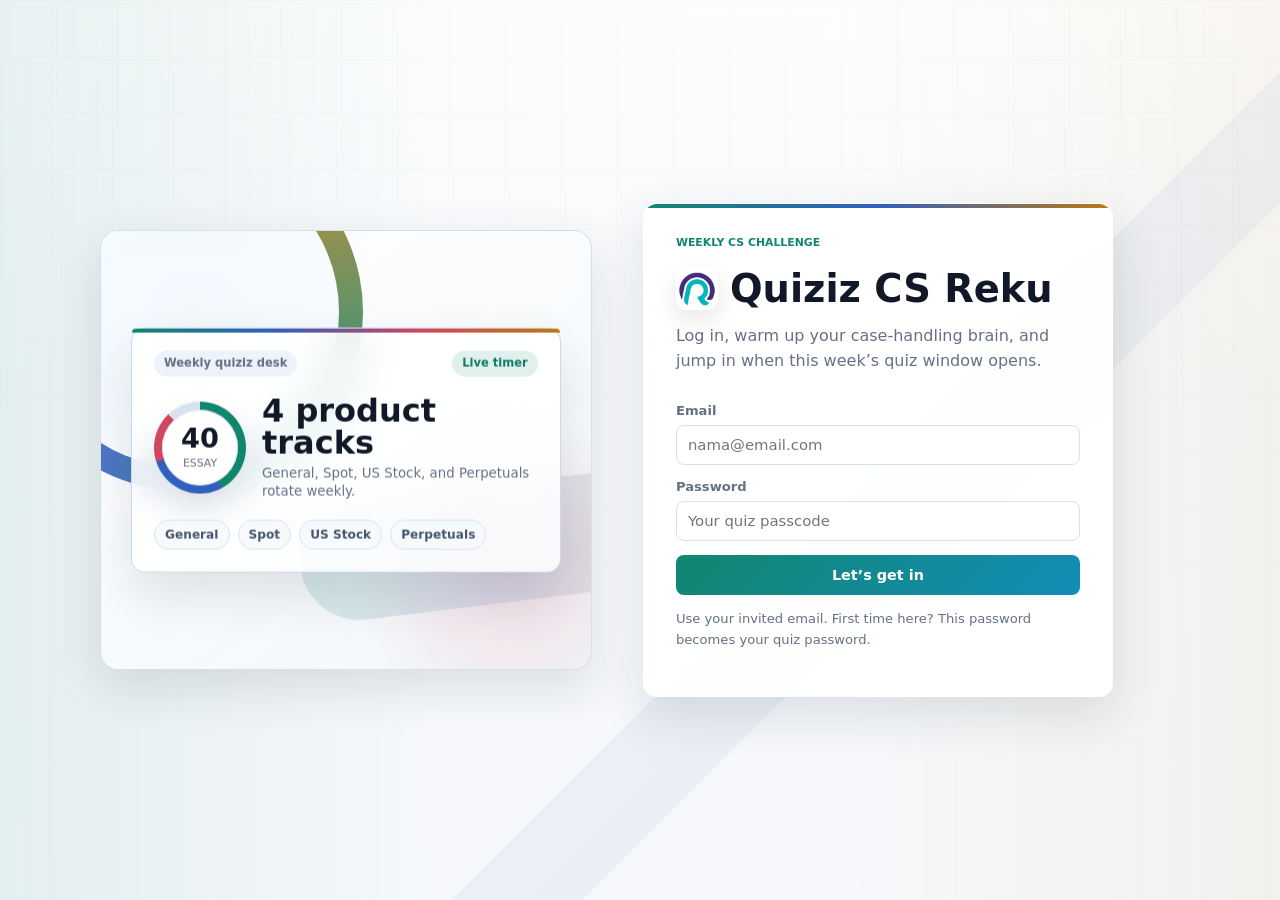
<file: index.html>
<!doctype html>
<html lang="en">
  <head>
    <meta charset="UTF-8" />
    <meta name="viewport" content="width=device-width, initial-scale=1.0" />
    <title>Quiziz CS Reku</title>
    <meta
      name="description"
      content="CS Reku essay quiz webapp with login, access window, timer, and owner-only settings."
    />
    <link rel="stylesheet" href="styles.css?v=76" />
    <style>
      .auth-visual {
        border: 1px solid rgba(209, 218, 230, 0.82) !important;
        background:
          radial-gradient(circle at 18% 18%, rgba(42, 166, 196, 0.18), transparent 32%),
          radial-gradient(circle at 84% 78%, rgba(207, 70, 96, 0.15), transparent 30%),
          linear-gradient(145deg, rgba(255, 255, 255, 0.98), rgba(241, 246, 250, 0.94)) !important;
      }

      .auth-visual::before {
        width: 310px !important;
        height: 310px !important;
        left: -96px !important;
        top: -98px !important;
        border: 24px solid transparent !important;
        border-radius: 999px !important;
        background:
          linear-gradient(#f7fbff, #f7fbff) padding-box,
          conic-gradient(from 120deg, #11866f, #315fbd, #cf4660, #bd7a12, #11866f) border-box !important;
        opacity: 0.86 !important;
        transform: none !important;
      }

      .auth-visual::after {
        width: 430px !important;
        height: 118px !important;
        right: -138px !important;
        bottom: 68px !important;
        border-radius: 999px !important;
        background: linear-gradient(90deg, rgba(17, 134, 111, 0.14), rgba(49, 95, 189, 0.12), rgba(189, 122, 18, 0.16)) !important;
        transform: rotate(-7deg) !important;
      }

      .hero-card.login-preview {
        top: 50% !important;
        bottom: auto !important;
        display: grid !important;
        gap: 18px !important;
        color: #111827 !important;
        background: rgba(255, 255, 255, 0.84) !important;
        border: 1px solid rgba(202, 213, 227, 0.9) !important;
        box-shadow: 0 22px 50px rgba(30, 43, 59, 0.12) !important;
        transform: translateY(-50%) !important;
      }

      .hero-card.login-preview::before {
        content: "" !important;
        position: absolute !important;
        inset: 0 0 auto !important;
        width: auto !important;
        height: 4px !important;
        padding: 0 !important;
        border-radius: 14px 14px 0 0 !important;
        background: linear-gradient(90deg, #11866f, #315fbd, #cf4660, #bd7a12) !important;
      }

      .preview-topline,
      .preview-focus,
      .preview-products {
        display: flex !important;
        align-items: center !important;
      }

      .preview-topline {
        justify-content: space-between !important;
        gap: 14px !important;
      }

      .preview-topline span,
      .preview-topline strong {
        width: fit-content !important;
        border-radius: 999px !important;
        padding: 7px 10px !important;
        font-size: 0.72rem !important;
        line-height: 1 !important;
        font-weight: 640 !important;
      }

      .preview-topline span {
        color: #667085 !important;
        background: #edf3f8 !important;
      }

      .preview-topline strong {
        color: #0e7d68 !important;
        background: rgba(17, 134, 111, 0.12) !important;
      }

      .brand-title {
        display: flex !important;
        align-items: center !important;
        gap: 12px !important;
      }

      .brand-logo {
        width: 42px !important;
        height: 42px !important;
        flex: 0 0 42px !important;
        border-radius: 12px !important;
        object-fit: cover !important;
        background: #fff !important;
        box-shadow: 0 10px 24px rgba(17, 24, 39, 0.1) !important;
      }

      .login-card h1,
      .topbar h1 {
        font-size: clamp(1.55rem, 3vw, 2.45rem) !important;
        font-weight: 620 !important;
        letter-spacing: 0 !important;
      }

      .preview-focus {
        gap: 16px !important;
      }

      .preview-focus > div:last-child {
        display: grid !important;
        gap: 6px !important;
      }

      .preview-focus > div:last-child strong {
        font-size: clamp(1.35rem, 2.8vw, 2rem) !important;
        font-weight: 620 !important;
        line-height: 1 !important;
      }

      .preview-focus small {
        color: #667085 !important;
        font-weight: 520 !important;
        line-height: 1.4 !important;
      }

      .preview-ring {
        flex: 0 0 92px !important;
        width: 92px !important;
        height: 92px !important;
        display: grid !important;
        place-items: center !important;
        align-content: center !important;
        border: 8px solid transparent !important;
        border-radius: 50% !important;
        background:
          linear-gradient(#fff, #fff) padding-box,
          conic-gradient(#11866f 0 42%, #315fbd 42% 70%, #cf4660 70% 88%, #d8e2ee 88% 100%) border-box !important;
      }

      .preview-ring span {
        display: block !important;
        color: #111827 !important;
        font-size: 1.7rem !important;
        line-height: 1 !important;
        font-weight: 620 !important;
      }

      .preview-ring small {
        display: block !important;
        margin-top: 3px !important;
        color: #667085 !important;
        font-size: 0.68rem !important;
        font-weight: 520 !important;
        text-transform: uppercase !important;
      }

      .login-card label span,
      .login-card button {
        font-weight: 620 !important;
      }

      .login-card .eyebrow {
        font-weight: 680 !important;
      }

      .preview-products {
        flex-wrap: wrap !important;
        gap: 8px !important;
      }

      .preview-products span {
        border: 1px solid #d8e2ee !important;
        border-radius: 999px !important;
        padding: 7px 10px !important;
        background: rgba(247, 250, 252, 0.92) !important;
        color: #46566d !important;
        font-size: 0.76rem !important;
        font-weight: 620 !important;
      }
    </style>
  </head>
  <body>
    <section class="auth-screen" id="authScreen">
      <div class="auth-visual" aria-hidden="true">
        <div class="hero-card login-preview">
          <div class="preview-topline">
            <span>Weekly quiziz desk</span>
            <strong>Live timer</strong>
          </div>
          <div class="preview-focus">
            <div class="preview-ring">
              <span>40</span>
              <small>essay</small>
            </div>
            <div>
              <strong>4 product tracks</strong>
              <small>General, Spot, US Stock, and Perpetuals rotate weekly.</small>
            </div>
          </div>
          <div class="preview-products">
            <span>General</span>
            <span>Spot</span>
            <span>US Stock</span>
            <span>Perpetuals</span>
          </div>
        </div>
      </div>
      <form class="login-card" id="loginForm">
        <p class="eyebrow">Weekly CS challenge</p>
        <h1 class="brand-title">
          <img class="brand-logo" src="assets/reku-logo.jpg" alt="" />
          <span>Quiziz CS Reku</span>
        </h1>
        <p class="login-copy">
          Log in, warm up your case-handling brain, and jump in when this week’s quiz window opens.
        </p>
        <label>
          <span>Email</span>
          <input id="emailInput" type="email" placeholder="nama@email.com" autocomplete="email" required />
        </label>
        <label>
          <span>Password</span>
          <input
            id="passwordInput"
            type="password"
            placeholder="Your quiz passcode"
            autocomplete="current-password"
            minlength="6"
            required
          />
        </label>
        <button type="submit">Let’s get in</button>
        <p class="helper-text">Use your invited email. First time here? This password becomes your quiz password.</p>
        <p class="error-text" id="loginError" role="alert"></p>
      </form>
    </section>

    <div class="app-shell" id="appShell" hidden>
      <aside class="app-sidebar" aria-label="Main navigation">
        <div class="sidebar-brand">
          <img class="sidebar-logo" src="assets/reku-logo.jpg" alt="" />
          <div>
            <strong>Quiziz CS Reku</strong>
            <span>CS learning desk</span>
          </div>
        </div>
        <div class="sidebar-user">
          <span id="userEmail">user@email.com</span>
          <small id="userRole">trainee</small>
        </div>
        <nav class="sidebar-nav">
          <span>Workspace</span>
          <button class="sidebar-link active" id="quizDeskButton" type="button">Quiziz Desk</button>
          <button class="sidebar-link owner-only" id="settingsButton" type="button" hidden>Settings</button>
          <div class="settings-submenu owner-only" id="settingsSubmenu" hidden>
            <button class="settings-subitem active" type="button" data-settings-panel="quizControlsPanel">Quiz controls</button>
            <button class="settings-subitem" type="button" data-settings-panel="responsesPanel">Responses</button>
            <button class="settings-subitem" type="button" data-settings-panel="answerHistoryPanel">History</button>
            <button class="settings-subitem" type="button" data-settings-panel="exportPanel">Google Form</button>
          </div>
          <button class="sidebar-link logout-link" id="logoutButton" type="button">Logout</button>
        </nav>
      </aside>

      <div class="app-content">
        <header class="topbar">
          <div>
            <p class="eyebrow">Live training desk</p>
            <h1>Weekly Quiziz Desk</h1>
          </div>
          <div class="top-actions">
            <div class="timer-chip countdown-tool" id="timerChip">
            <div class="countdown-head">
              <small id="timerLabel">clock</small>
              <span id="timerText" class="sr-only">--:--:--</span>
            </div>
            <div class="countdown-reels" aria-hidden="true">
              <div class="time-reel" data-unit="hours">
                <span class="reel-number" id="timerHours">--</span>
                <small>Hour</small>
              </div>
              <i>:</i>
              <div class="time-reel" data-unit="minutes">
                <span class="reel-number" id="timerMinutes">--</span>
                <small>Min</small>
              </div>
              <i>:</i>
              <div class="time-reel" data-unit="seconds">
                <span class="reel-number" id="timerSeconds">--</span>
                <small>Sec</small>
              </div>
            </div>
            <div class="countdown-track" aria-hidden="true">
              <i id="timerProgress"></i>
            </div>
          </div>
        </div>
      </header>

      <main id="quizPage">
        <section class="access-banner" id="accessBanner">
          <div>
            <span id="accessStatus">Getting things ready</span>
            <strong id="accessTitle">Checking this week’s quiz window</strong>
            <p id="accessCopy"></p>
          </div>
          <button id="ownerPreviewButton" class="secondary" type="button" hidden>Owner preview</button>
        </section>

        <section class="summary-grid" id="summaryGrid" aria-label="Quiz summary">
          <article>
            <span id="productSummaryLabel">Products</span>
            <strong id="productSummaryValue">4</strong>
            <small id="productSummaryCopy">General, Spot, US Stock, Perpetuals</small>
          </article>
          <article>
            <span>Total Questions</span>
            <strong id="totalQuestions">40</strong>
            <small>Real CS-style cases</small>
          </article>
          <article>
            <span>Total Points</span>
            <strong id="totalPoints">400</strong>
            <small>10 points each</small>
          </article>
          <article>
            <span>Progress</span>
            <strong><span id="answeredCount">0</span>/<span id="questionCount">40</span></strong>
            <small>Your draft keeps saving</small>
          </article>
        </section>

        <section class="product-launcher" id="productLauncher" hidden aria-label="Weekly quiz products">
          <div class="section-heading">
            <div>
              <p class="eyebrow">Product quiz</p>
              <h2>Start this week’s products</h2>
            </div>
            <span id="productLauncherHint">Choose a product to start its timer.</span>
          </div>
          <div class="trainee-identity-card">
            <label>
              <span>Nama</span>
              <select id="traineeNameSelect"></select>
            </label>
            <label>
              <span>Posisi</span>
              <select id="traineePositionSelect"></select>
            </label>
          </div>
          <div class="product-launcher-grid" id="productLauncherGrid"></div>
        </section>

        <section class="workspace" id="quizWorkspace">
          <aside class="question-panel" aria-label="Question list">
            <div class="panel-tools">
              <label class="search-box">
                <span>Search questions</span>
                <input id="searchInput" type="search" placeholder="deposit, fraud, margin..." />
              </label>
              <label class="filter-box">
                <span>Product</span>
                <select id="productFilter">
                  <option value="all">All products</option>
                </select>
              </label>
            </div>
            <div class="product-tabs" id="productTabs" aria-label="Product quick filters"></div>
            <div class="question-list" id="questionList"></div>
          </aside>

          <section class="quiz-panel" aria-live="polite">
            <div class="quiz-header">
              <div>
                <p class="eyebrow" id="activeProduct">General</p>
                <h2 id="activeTitle">Question 1</h2>
              </div>
              <span class="points-badge" id="activePoints">10 points</span>
            </div>

            <div class="case-ribbon">
              <span id="caseType">Essay</span>
              <div class="mini-bars" aria-hidden="true">
                <i></i><i></i><i></i><i></i>
              </div>
            </div>

            <p class="question-text" id="questionText"></p>

            <label class="answer-input">
              <span>Your response</span>
              <textarea id="userAnswer" placeholder="Write it like you would explain it to a real user..."></textarea>
            </label>

            <section class="owner-editor" id="ownerEditor" hidden>
              <div class="section-heading">
                <h3>Owner question studio</h3>
                <span>Tune the wording before the team sees it</span>
              </div>
              <label>
                <span>Question text</span>
                <textarea id="editQuestionText" placeholder="Edit the Indonesian question text..."></textarea>
              </label>
              <button id="saveQuestionEdit" class="secondary" type="button">Save this question</button>
            </section>

            <div class="action-row">
              <button id="saveAnswer" type="button">Save draft</button>
              <button id="nextQuestion" class="ghost" type="button">Next case</button>
              <button id="submitQuiz" class="danger" type="button">Lock my answers</button>
            </div>
          </section>
        </section>

        <section class="trainee-form" id="traineeForm" hidden aria-label="Trainee quiz form">
          <div class="form-hero">
            <div>
              <p class="eyebrow" id="traineeProductName">General</p>
              <h2>Answer this week’s cases</h2>
              <p>
                Write your answers clearly, like you’re explaining the case to a real Reku user.
                Your draft saves while you type, and the form submits automatically when time runs out.
              </p>
            </div>
            <span class="points-badge" id="traineeQuestionTotal">10 questions</span>
          </div>
          <div class="trainee-form-list" id="traineeQuestionForm"></div>
          <div class="sticky-submit">
            <div>
              <strong><span id="traineeAnsweredCount">0</span>/<span id="traineeQuestionCount">10</span> answered</strong>
              <span>Keep it thoughtful. Short is fine, vague is not.</span>
            </div>
            <div class="export-actions">
              <button id="traineeSaveDraft" class="secondary" type="button">Save draft</button>
              <button id="traineeSubmitQuiz" class="danger" type="button">Submit quiz</button>
            </div>
          </div>
        </section>
      </main>

    <section class="time-alert-modal" id="timeAlertModal" hidden aria-live="assertive" aria-modal="true" role="dialog">
      <div class="time-alert-card">
        <div class="time-alert-icon" aria-hidden="true">!</div>
        <p class="eyebrow">Time warning</p>
        <h2>5 minutes left</h2>
        <p>
          Quiziz is paused at 5:00. When you click keep working, the timer will continue
          and your answers will be submitted automatically when time runs out.
        </p>
        <button id="keepWorkingButton" type="button">Keep working</button>
      </div>
    </section>

      <section class="settings-page" id="settingsPage" hidden aria-label="Owner settings">
      <div class="settings-card">
        <div class="drawer-head">
          <div>
            <p class="eyebrow">Owner cockpit</p>
            <h2>Quiz controls</h2>
          </div>
          <button class="secondary compact" id="closeSettings" type="button">Back to quiz</button>
        </div>

        <section class="sync-health-card" aria-label="Supabase sync status">
          <div class="sync-health-main">
            <span class="sync-dot" id="syncHealthDot"></span>
            <div>
              <p class="eyebrow">Database sync</p>
              <h3 id="syncHealthTitle">Checking Supabase...</h3>
              <p id="syncHealthDetail">Questions, rules, roster, and responses will sync here.</p>
            </div>
          </div>
          <div class="sync-health-stats">
            <span><strong id="syncHealthTrainees">-</strong> trainees</span>
            <span><strong id="syncHealthQuestions">-</strong> questions</span>
            <span><strong id="syncHealthSubmissions">-</strong> responses</span>
          </div>
        </section>

        <form id="settingsForm" class="settings-form settings-panel" data-settings-section="quizControlsPanel">
          <div class="form-grid">
            <label>
              <span>Open day</span>
              <select id="openDay">
                <option value="5">Friday</option>
                <option value="6">Saturday</option>
                <option value="0">Sunday</option>
                <option value="1">Monday</option>
                <option value="2">Tuesday</option>
                <option value="3">Wednesday</option>
                <option value="4">Thursday</option>
              </select>
            </label>
            <label>
              <span>Open time</span>
              <input id="openTime" type="time" />
            </label>
            <label>
              <span>Close day</span>
              <select id="closeDay">
                <option value="0">Sunday</option>
                <option value="1">Monday</option>
                <option value="2">Tuesday</option>
                <option value="3">Wednesday</option>
                <option value="4">Thursday</option>
                <option value="5">Friday</option>
                <option value="6">Saturday</option>
              </select>
            </label>
            <label>
              <span>Close time</span>
              <input id="closeTime" type="time" />
            </label>
            <label>
              <span>Working duration</span>
              <input id="durationMinutes" type="number" min="10" max="480" step="5" />
            </label>
            <fieldset class="form-fieldset">
              <legend>Products open this week</legend>
              <div id="activeProductSetting" class="product-check-grid">
                <label><input type="checkbox" value="General" checked /> <span>General</span></label>
                <label><input type="checkbox" value="Kripto Spot" checked /> <span>Kripto Spot</span></label>
                <label><input type="checkbox" value="US Stock" checked /> <span>US Stock</span></label>
                <label><input type="checkbox" value="Perpetuals" checked /> <span>Perpetuals</span></label>
              </div>
              <small>Trainees can open every selected product during this quiz window.</small>
            </fieldset>
            <label class="form-wide access-list-card">
              <span>Access list</span>
              <strong>Trainee roster</strong>
              <small>Use: Name | email@reku.id | Position. Email-only lines still work.</small>
              <textarea
                id="expectedEmails"
                placeholder="Frans William Tobing | frans.william@reku.id | Customer Success Associate&#10;Squad Lead Name | lead@reku.id | Customer Success Squad Lead / QC"
              ></textarea>
            </label>
            <div class="form-wide access-list-card password-reset-card">
              <span>Password reset</span>
              <strong>Reset trainee password</strong>
              <small>
                Only the selected trainee can set a new quiz password on next login. Answers,
                history, questions, and settings stay untouched.
              </small>
              <div class="inline-controls">
                <select id="resetPasswordEmail" aria-label="Trainee email"></select>
                <button id="resetTraineePassword" class="secondary" type="button">
                  Reset password
                </button>
              </div>
              <p class="helper-text" id="resetPasswordStatus">
                Pick a trainee if they forgot their local quiz password.
              </p>
            </div>
          </div>
          <button type="submit">Save the rules</button>
          <p class="helper-text" id="settingsSavedText">
            Default run: Friday 13:00 to Sunday 23:59, 90 minutes. When the clock hits zero,
            whatever is saved gets submitted automatically.
          </p>
        </form>

        <section class="owner-dashboard settings-panel" data-settings-section="responsesPanel" hidden aria-label="Owner dashboard">
          <div class="section-heading">
            <h3>Team snapshot</h3>
            <span>Submissions, timing, and review</span>
          </div>
          <div class="responses-filter-grid" aria-label="Response filters">
            <label>
              <span>Month</span>
              <select id="responsesMonth"></select>
            </label>
            <label>
              <span>Year</span>
              <select id="responsesYear"></select>
            </label>
            <label>
              <span>Product</span>
              <select id="responsesProduct">
                <option value="General">General</option>
                <option value="Kripto Spot">Kripto Spot</option>
                <option value="US Stock">US Stock</option>
                <option value="Perpetuals">Perpetuals</option>
              </select>
            </label>
          </div>
          <div class="owner-metrics">
            <article>
              <span>Submitted</span>
              <strong id="metricSubmitted">0</strong>
            </article>
            <article>
              <span>Pending</span>
              <strong id="metricPending">0</strong>
            </article>
            <article>
              <span>Avg time</span>
              <strong id="metricAverageDuration">00:00:00</strong>
            </article>
            <article>
              <span>Auto-submit</span>
              <strong id="metricAutoSubmit">0</strong>
            </article>
          </div>
          <div class="submission-table-wrap">
            <table class="submission-table">
              <thead>
                <tr>
                  <th>Email</th>
                  <th>Product</th>
                  <th>Status</th>
                  <th>Duration</th>
                  <th>Answered</th>
                  <th></th>
                </tr>
              </thead>
              <tbody id="submissionTableBody"></tbody>
            </table>
          </div>
          <section class="response-viewer" id="responseViewer" hidden>
            <div class="section-heading">
              <h3 id="responseViewerTitle">Response detail</h3>
              <span id="responseViewerMeta">Pick a response to review</span>
            </div>
            <div class="response-list" id="responseDetailList"></div>
          </section>
        </section>

        <section class="history-panel settings-panel" data-settings-section="answerHistoryPanel" hidden aria-label="Answer history">
          <div class="section-heading">
            <div>
              <p class="eyebrow">Answer archive</p>
              <h3>Response history</h3>
            </div>
            <span>Review submitted answers by month and product</span>
          </div>
          <div class="history-filter-grid">
            <label>
              <span>Month</span>
              <input id="historyMonth" type="month" />
            </label>
            <label>
              <span>Product</span>
              <select id="historyProduct">
                <option value="all">All products</option>
                <option value="General">General</option>
                <option value="Kripto Spot">Kripto Spot</option>
                <option value="US Stock">US Stock</option>
                <option value="Perpetuals">Perpetuals</option>
              </select>
            </label>
          </div>
          <div class="answer-history-list" id="answerHistoryList"></div>
        </section>

        <section class="export-panel settings-panel" data-settings-section="exportPanel" hidden aria-label="Google Forms export">
          <div>
            <p class="eyebrow">Google Forms bridge</p>
            <h3>Export directly to Google Form</h3>
            <p class="helper-text">
              Create or update one Google Form per month and product. Set the connector once,
              then this button sends questions, answers, scores, and feedback straight there.
            </p>
          </div>
          <div class="google-form-grid">
            <label>
              <span>Month</span>
              <input id="exportMonth" type="month" />
            </label>
            <label>
              <span>Product</span>
              <select id="exportProduct">
                <option value="General">General</option>
                <option value="Kripto Spot">Kripto Spot</option>
                <option value="US Stock">US Stock</option>
                <option value="Perpetuals">Perpetuals</option>
              </select>
            </label>
            <label>
              <span>Google Form connector URL</span>
              <input
                id="googleConnectorUrl"
                type="url"
                placeholder="https://script.google.com/macros/s/.../exec"
              />
            </label>
            <div class="connector-note">
              <span>One-time setup</span>
              <strong>Paste the deployed Web App URL, not the script code.</strong>
            </div>
            <input id="googleFormEnabled" type="hidden" value="on" />
          </div>
          <div class="export-actions">
            <button id="exportMonthlyForm" type="button">Create Google Form now</button>
            <button id="saveGoogleFormConfig" class="secondary" type="button">Save connector</button>
            <button id="downloadConnectorGuide" class="secondary" type="button">Open connector script</button>
          </div>
          <p class="helper-text" id="googleFormStatus">
            Paste the connector URL first. After that this button creates or updates the Google Form.
          </p>

          <div class="export-divider"></div>
          <div class="section-heading">
            <h3>Quiz history</h3>
            <span>Saved after each monthly export</span>
          </div>
          <div class="history-list" id="exportHistoryList"></div>

          <div class="export-divider"></div>
          <h3>Optional backup downloads</h3>
          <div class="export-actions">
            <button id="exportResponses" type="button">Backup responses CSV</button>
            <button id="exportQuestions" class="secondary" type="button">Export question template</button>
          </div>
          <p class="helper-text" id="exportStatus">No export yet.</p>
        </section>
      </div>
      </section>
      </div>
    </div>

    <script src="quiz-data.js?v=77"></script>
    <script src="app.js?v=77"></script>
  </body>
</html>
</file>
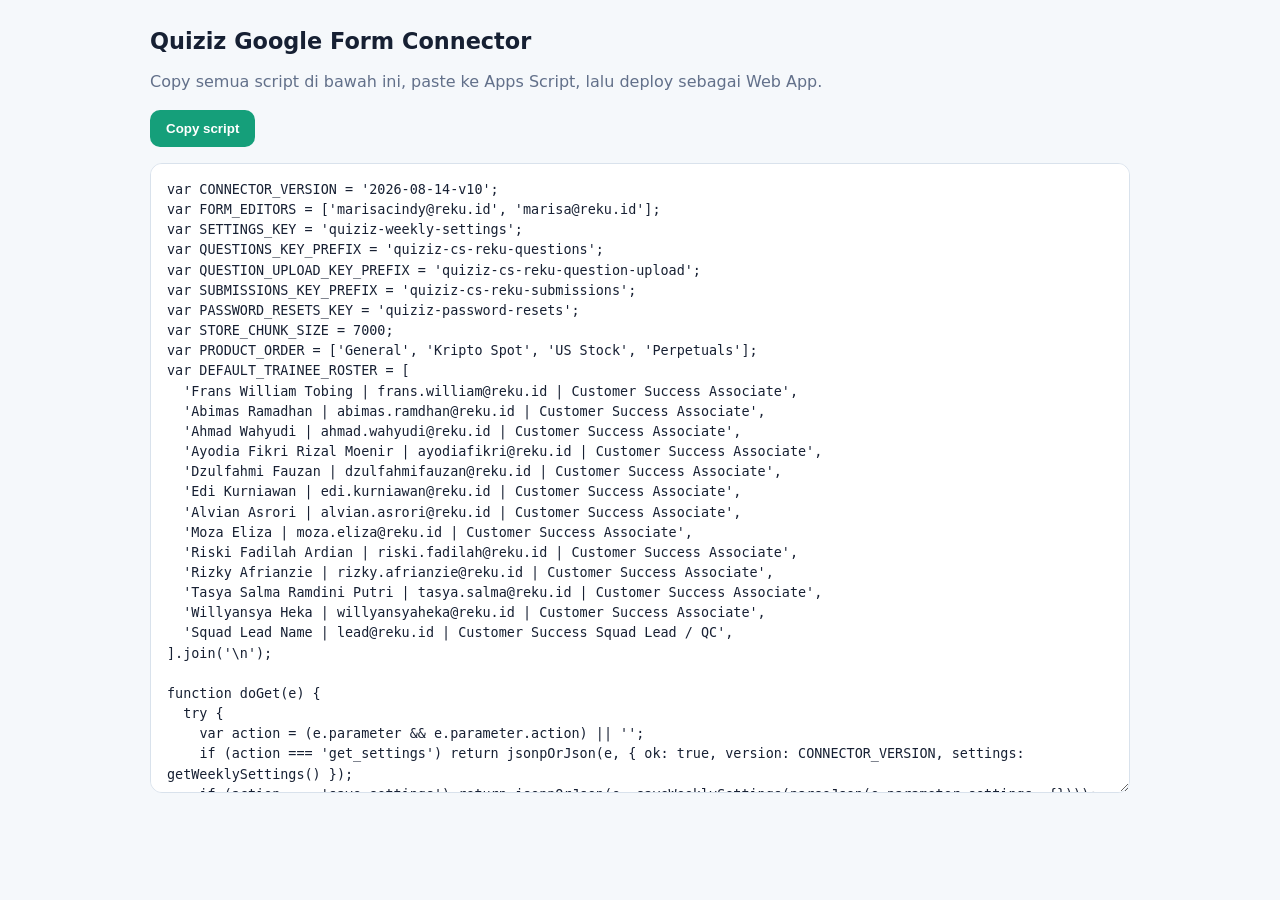
<file: connector.html>
<!doctype html>
<html lang="en">
  <head>
    <meta charset="UTF-8" />
    <meta name="viewport" content="width=device-width, initial-scale=1.0" />
    <title>Quiziz Connector Script</title>
    <style>
      :root {
        color: #162033;
        font-family: Inter, ui-sans-serif, system-ui, -apple-system, BlinkMacSystemFont, "Segoe UI", sans-serif;
      }

      body {
        margin: 0;
        background: #f5f8fb;
      }

      main {
        display: grid;
        gap: 16px;
        max-width: 980px;
        margin: 0 auto;
        padding: 28px;
      }

      h1,
      p {
        margin: 0;
      }

      h1 {
        font-size: 1.4rem;
      }

      p {
        color: #62708a;
        line-height: 1.5;
      }

      button {
        width: fit-content;
        border: 0;
        border-radius: 10px;
        padding: 11px 16px;
        background: #159f7a;
        color: #fff;
        cursor: pointer;
        font-weight: 700;
      }

      textarea {
        width: 100%;
        min-height: 70vh;
        box-sizing: border-box;
        border: 1px solid #d9e2ec;
        border-radius: 12px;
        padding: 16px;
        background: #fff;
        color: #172033;
        font-family: ui-monospace, SFMono-Regular, Menlo, Consolas, monospace;
        font-size: 0.84rem;
        line-height: 1.5;
      }
    </style>
  </head>
  <body>
    <main>
      <h1>Quiziz Google Form Connector</h1>
      <p>Copy semua script di bawah ini, paste ke Apps Script, lalu deploy sebagai Web App.</p>
      <button id="copyButton" type="button">Copy script</button>
      <textarea id="connectorScript" spellcheck="false">Loading connector script...</textarea>
    </main>
    <script>
      async function loadConnector() {
        const field = document.querySelector("#connectorScript");
        const button = document.querySelector("#copyButton");
        try {
          const response = await fetch("google-form-connector.txt");
          field.value = await response.text();
        } catch {
          field.value = "Could not load connector script. Please refresh this page.";
        }

        button.addEventListener("click", async () => {
          field.select();
          await navigator.clipboard.writeText(field.value);
          button.textContent = "Copied";
          window.setTimeout(() => {
            button.textContent = "Copy script";
          }, 1400);
        });
      }

      loadConnector();
    </script>
  </body>
</html>
</file>
<file: styles.css>
:root {
  --ink: #111827;
  --muted: #667085;
  --line: #d8e0e8;
  --surface: rgba(255, 255, 255, 0.92);
  --soft: #f6f8fb;
  --green: #11866f;
  --blue: #315fbd;
  --gold: #bd7a12;
  --red: #cf4660;
  --dark: #182234;
  --slate: #405269;
  --shadow: 0 18px 48px rgba(28, 39, 56, 0.12);
}

* {
  box-sizing: border-box;
}

[hidden] {
  display: none !important;
}

.sr-only {
  position: absolute;
  width: 1px;
  height: 1px;
  padding: 0;
  margin: -1px;
  overflow: hidden;
  clip: rect(0, 0, 0, 0);
  white-space: nowrap;
  border: 0;
}

body {
  position: relative;
  margin: 0;
  min-height: 100vh;
  color: var(--ink);
  font-family:
    Inter, ui-sans-serif, system-ui, -apple-system, BlinkMacSystemFont, "Segoe UI", sans-serif;
  background:
    linear-gradient(180deg, rgba(255, 255, 255, 0.7), rgba(246, 248, 251, 0.96) 42%),
    linear-gradient(135deg, #eef3f7 0%, #f8fafc 48%, #eef4f1 100%);
  overflow-x: hidden;
}

body::before {
  content: "";
  position: fixed;
  inset: 0;
  z-index: -2;
  pointer-events: none;
  background-image:
    linear-gradient(rgba(24, 34, 52, 0.035) 1px, transparent 1px),
    linear-gradient(90deg, rgba(24, 34, 52, 0.035) 1px, transparent 1px);
  background-size: 56px 56px;
  mask-image: linear-gradient(to bottom, rgba(0, 0, 0, 0.45), transparent 72%);
}

body::after {
  content: "";
  position: fixed;
  inset: 0;
  z-index: -1;
  pointer-events: none;
  background:
    linear-gradient(135deg, transparent 0 62%, rgba(49, 95, 189, 0.055) 62% 68%, transparent 68%),
    linear-gradient(90deg, rgba(17, 134, 111, 0.08), transparent 34%, transparent 66%, rgba(189, 122, 18, 0.055));
}

button,
input,
select,
textarea {
  font: inherit;
}

button {
  min-height: 40px;
  border: 0;
  border-radius: 8px;
  padding: 0 14px;
  color: #fff;
  background: linear-gradient(135deg, var(--green), #138db8);
  cursor: pointer;
  font-weight: 800;
  font-size: 0.9rem;
  transition:
    transform 0.18s ease,
    filter 0.18s ease,
    background 0.18s ease;
}

button:hover:not(:disabled) {
  transform: translateY(-1px);
}

button:disabled {
  cursor: not-allowed;
  opacity: 0.45;
}

button.secondary {
  color: var(--ink);
  background: #edf3f7;
}

button.ghost {
  color: var(--blue);
  background: transparent;
  border: 1px solid var(--line);
}

button.danger {
  background: linear-gradient(135deg, var(--red), #b94d95);
}

button.compact,
.icon-btn {
  min-height: 34px;
  padding: 0 10px;
}

.icon-btn {
  min-width: 40px;
  color: var(--ink);
  background: #e7eef6;
  font-size: 0.82rem;
}

input,
select,
textarea {
  width: 100%;
  border: 1px solid var(--line);
  border-radius: 8px;
  background: #fff;
  color: var(--ink);
  outline: none;
}

input:focus,
select:focus,
textarea:focus {
  border-color: rgba(15, 159, 122, 0.55);
  box-shadow: 0 0 0 4px rgba(15, 159, 122, 0.12);
}

input,
select {
  min-height: 40px;
  padding: 0 11px;
  font-size: 0.93rem;
}

textarea {
  min-height: 168px;
  resize: vertical;
  padding: 12px;
  line-height: 1.55;
  font-size: 0.94rem;
}

label {
  display: grid;
  gap: 7px;
}

label span,
.summary-grid span,
.summary-grid small,
.section-heading span {
  color: var(--muted);
  font-size: 0.82rem;
  font-weight: 800;
}

.auth-screen {
  min-height: 100vh;
  display: grid;
  grid-template-columns: minmax(300px, 0.88fr) minmax(340px, 470px);
  gap: clamp(20px, 4vw, 54px);
  align-items: center;
  width: min(1080px, calc(100% - 32px));
  margin: 0 auto;
  padding: 28px 0;
}

.auth-visual {
  min-height: 440px;
  border: 1px solid rgba(209, 218, 230, 0.82);
  border-radius: 18px;
  background:
    radial-gradient(circle at 18% 18%, rgba(42, 166, 196, 0.18), transparent 32%),
    radial-gradient(circle at 84% 78%, rgba(207, 70, 96, 0.15), transparent 30%),
    linear-gradient(145deg, rgba(255, 255, 255, 0.98), rgba(241, 246, 250, 0.94));
  box-shadow: var(--shadow);
  position: relative;
  overflow: hidden;
}

.auth-visual::before,
.auth-visual::after {
  content: "";
  position: absolute;
  inset: auto;
  border-radius: 999px;
}

.auth-visual::before {
  width: 310px;
  height: 310px;
  left: -96px;
  top: -98px;
  background:
    linear-gradient(#f7fbff, #f7fbff) padding-box,
    conic-gradient(from 120deg, var(--green), var(--blue), var(--red), var(--gold), var(--green)) border-box;
  border: 24px solid transparent;
  opacity: 0.86;
}

.auth-visual::after {
  width: 430px;
  height: 118px;
  right: -138px;
  bottom: 68px;
  transform: rotate(-7deg);
  background: linear-gradient(90deg, rgba(17, 134, 111, 0.14), rgba(49, 95, 189, 0.12), rgba(189, 122, 18, 0.16));
}

.hero-card {
  position: absolute;
  left: 30px;
  right: 30px;
  top: 50%;
  z-index: 1;
  display: grid;
  gap: 18px;
  padding: 22px;
  border: 1px solid rgba(202, 213, 227, 0.9);
  border-radius: 14px;
  color: var(--ink);
  background: rgba(255, 255, 255, 0.82);
  backdrop-filter: blur(20px);
  box-shadow: 0 22px 50px rgba(30, 43, 59, 0.12);
  transform: translateY(-50%);
}

.hero-card::before {
  content: "";
  position: absolute;
  inset: 0 0 auto;
  height: 4px;
  border-radius: 14px 14px 0 0;
  background: linear-gradient(90deg, var(--green), var(--blue), var(--red), var(--gold));
}

.preview-topline,
.preview-focus,
.preview-products {
  display: flex;
  align-items: center;
}

.preview-topline {
  justify-content: space-between;
  gap: 14px;
}

.preview-topline span,
.preview-topline strong {
  width: fit-content;
  border-radius: 999px;
  padding: 7px 10px;
  font-size: 0.72rem;
  font-weight: 640;
}

.preview-topline span {
  color: var(--muted);
  background: #edf3f8;
}

.preview-topline strong {
  color: #0e7d68;
  background: rgba(17, 134, 111, 0.12);
}

.preview-focus {
  gap: 16px;
}

.preview-focus > div:last-child {
  display: grid;
  gap: 6px;
}

.preview-focus > div:last-child strong {
  font-size: clamp(1.35rem, 2.8vw, 2rem);
  font-weight: 620;
  line-height: 1;
}

.preview-focus small {
  color: var(--muted);
  font-weight: 520;
  line-height: 1.4;
}

.preview-ring {
  flex: 0 0 92px;
  width: 92px;
  height: 92px;
  display: grid;
  place-items: center;
  align-content: center;
  border-radius: 50%;
  background:
    linear-gradient(#fff, #fff) padding-box,
    conic-gradient(var(--green) 0 42%, var(--blue) 42% 70%, var(--red) 70% 88%, #d8e2ee 88% 100%) border-box;
  border: 8px solid transparent;
  box-shadow: inset 0 0 0 1px rgba(209, 218, 230, 0.75), 0 16px 34px rgba(24, 39, 56, 0.1);
}

.preview-ring span {
  display: block;
  font-size: 1.7rem;
  line-height: 1;
  font-weight: 620;
}

.preview-ring small {
  display: block;
  margin-top: 3px;
  color: var(--muted);
  font-size: 0.68rem;
  font-weight: 520;
  text-transform: uppercase;
}

.preview-products {
  flex-wrap: wrap;
  gap: 8px;
}

.preview-products span {
  border: 1px solid #d8e2ee;
  border-radius: 999px;
  padding: 7px 10px;
  background: rgba(247, 250, 252, 0.92);
  color: #46566d;
  font-size: 0.76rem;
  font-weight: 620;
}

.login-card,
.settings-card,
.summary-grid article,
.question-panel,
.quiz-panel,
.access-banner {
  border: 1px solid rgba(255, 255, 255, 0.72);
  border-radius: 14px;
  background: var(--surface);
  box-shadow: var(--shadow);
  backdrop-filter: blur(18px);
}

.login-card {
  display: grid;
  gap: 14px;
  padding: clamp(22px, 3vw, 32px);
  position: relative;
  overflow: hidden;
}

.login-card::before {
  content: "";
  position: absolute;
  inset: 0 0 auto;
  height: 4px;
  background: linear-gradient(90deg, var(--green), var(--blue), var(--gold));
}

.login-card label span,
.login-card button {
  font-weight: 620;
}

.login-card .eyebrow {
  font-weight: 680;
}

.login-copy,
.helper-text,
.error-text,
.access-banner p {
  color: var(--muted);
  line-height: 1.55;
}

.helper-text,
.error-text {
  margin: 0;
  font-size: 0.82rem;
}

.error-text {
  color: var(--red);
  font-weight: 800;
}

.app-shell {
  width: min(1440px, calc(100% - 28px));
  min-height: 100vh;
  margin: 0 auto;
  padding: 16px 0 28px;
  display: grid;
  grid-template-columns: 236px minmax(0, 1fr);
  gap: 16px;
  align-items: start;
}

.app-sidebar {
  position: sticky;
  top: 16px;
  display: grid;
  gap: 12px;
  align-content: start;
  min-height: calc(100vh - 32px);
  padding: 14px;
  border: 1px solid rgba(255, 255, 255, 0.08);
  border-radius: 18px;
  color: rgba(255, 255, 255, 0.88);
  background:
    linear-gradient(180deg, rgba(13, 27, 50, 0.97), rgba(9, 22, 43, 0.96)),
    radial-gradient(circle at 20% 0%, rgba(17, 134, 111, 0.3), transparent 36%);
  box-shadow: 0 22px 48px rgba(12, 22, 38, 0.18);
}

.sidebar-brand {
  display: flex;
  gap: 10px;
  align-items: center;
  padding-bottom: 10px;
  border-bottom: 1px solid rgba(255, 255, 255, 0.08);
}

.sidebar-logo {
  width: 38px;
  height: 38px;
  flex: 0 0 38px;
  border-radius: 11px;
  object-fit: cover;
  background: #fff;
}

.sidebar-brand strong,
.sidebar-brand span,
.sidebar-user span,
.sidebar-user small,
.sidebar-nav span {
  display: block;
}

.sidebar-brand strong {
  font-size: 0.92rem;
  font-weight: 620;
}

.sidebar-brand span,
.sidebar-user small,
.sidebar-nav span {
  color: rgba(255, 255, 255, 0.52);
  font-size: 0.68rem;
  font-weight: 560;
}

.sidebar-user {
  display: grid;
  gap: 4px;
  padding: 11px;
  min-height: auto;
  border: 1px solid rgba(255, 255, 255, 0.08);
  border-radius: 12px;
  background: rgba(255, 255, 255, 0.05);
}

.sidebar-user span {
  overflow-wrap: anywhere;
  font-size: 0.78rem;
  font-weight: 560;
}

.sidebar-nav {
  display: grid;
  gap: 6px;
  align-content: start;
}

.sidebar-nav > span {
  margin: 6px 4px 1px;
  color: rgba(255, 255, 255, 0.42);
  text-transform: uppercase;
}

.sidebar-link {
  width: 100%;
  justify-content: flex-start;
  min-height: 34px;
  border-radius: 10px;
  color: rgba(255, 255, 255, 0.74);
  background: transparent;
  text-align: left;
  font-size: 0.82rem;
  font-weight: 560;
}

.sidebar-link.active,
.sidebar-link:hover:not(:disabled) {
  color: #fff;
  background: rgba(255, 255, 255, 0.1);
}

.settings-submenu {
  display: grid;
  gap: 5px;
  margin: -2px 0 3px 12px;
  padding-left: 11px;
  border-left: 1px solid rgba(255, 255, 255, 0.12);
}

.settings-subitem {
  width: 100%;
  justify-content: flex-start;
  min-height: 30px;
  border-radius: 9px;
  color: rgba(255, 255, 255, 0.58);
  background: transparent;
  text-align: left;
  font-size: 0.78rem;
  font-weight: 560;
}

.settings-subitem.active,
.settings-subitem:hover:not(:disabled) {
  color: #fff;
  background: rgba(255, 255, 255, 0.08);
}

.logout-link {
  margin-top: 2px;
  color: #ffbec8;
}

.app-content {
  min-width: 0;
}

.topbar,
.quiz-header,
.section-heading,
.action-row,
.case-ribbon,
.drawer-head,
.top-actions,
.access-banner {
  display: flex;
  align-items: center;
  justify-content: space-between;
  gap: 16px;
}

.topbar {
  margin-bottom: 14px;
}

.top-actions {
  flex-wrap: wrap;
  justify-content: flex-end;
}

.eyebrow {
  margin: 0 0 5px;
  color: var(--green);
  font-size: 0.68rem;
  font-weight: 900;
  letter-spacing: 0;
  text-transform: uppercase;
}

h1,
h2,
h3,
p {
  margin-top: 0;
}

h1 {
  margin-bottom: 0;
  font-size: clamp(1.55rem, 3vw, 2.45rem);
  line-height: 1;
  font-weight: 620;
  letter-spacing: 0;
}

.brand-title {
  display: flex;
  align-items: center;
  gap: 12px;
}

.brand-logo {
  width: 42px;
  height: 42px;
  flex: 0 0 42px;
  border-radius: 12px;
  object-fit: cover;
  background: #fff;
  box-shadow: 0 10px 24px rgba(17, 24, 39, 0.1);
}

h2 {
  margin-bottom: 0;
  font-size: clamp(1.1rem, 1.5vw, 1.45rem);
}

h3 {
  margin-bottom: 0;
  font-size: 1rem;
}

.timer-chip,
.user-chip,
.points-badge {
  display: inline-flex;
  align-items: baseline;
  gap: 8px;
  white-space: nowrap;
  border: 1px solid var(--line);
  border-radius: 999px;
  background: rgba(255, 255, 255, 0.82);
  padding: 8px 11px;
  font-size: 0.86rem;
}

.timer-chip.countdown-tool {
  --timer-progress: 0%;
  position: relative;
  display: grid;
  align-items: center;
  min-width: 236px;
  gap: 8px;
  padding: 10px;
  border: 1px solid rgba(255, 255, 255, 0.86);
  border-radius: 18px;
  background:
    linear-gradient(180deg, rgba(255, 255, 255, 0.96), rgba(247, 250, 252, 0.92)),
    radial-gradient(circle at 20% 10%, rgba(121, 78, 255, 0.18), transparent 36%);
  box-shadow:
    0 14px 30px rgba(49, 95, 189, 0.12),
    inset 0 1px 0 rgba(255, 255, 255, 0.9);
  overflow: hidden;
}

.timer-chip.countdown-tool::before {
  content: "";
  position: absolute;
  inset: 7px auto auto 9px;
  width: 26px;
  height: 26px;
  border-radius: 50%;
  background: linear-gradient(135deg, #7458ff, #1697b9);
  opacity: 0.14;
}

.countdown-head {
  position: relative;
  z-index: 1;
  display: flex;
  align-items: center;
  justify-content: space-between;
  gap: 8px;
}

.countdown-head small {
  color: #7257e8;
  font-size: 0.58rem;
  font-weight: 900;
  text-transform: uppercase;
}

.countdown-head::after {
  content: "Live";
  border-radius: 999px;
  padding: 3px 7px;
  color: #7257e8;
  background: rgba(116, 88, 255, 0.1);
  font-size: 0.6rem;
  font-weight: 900;
}

.countdown-reels {
  position: relative;
  z-index: 1;
  display: grid;
  grid-template-columns: 1fr auto 1fr auto 1fr;
  gap: 5px;
  align-items: center;
}

.countdown-reels > i {
  color: rgba(17, 24, 39, 0.28);
  font-style: normal;
  font-weight: 900;
}

.time-reel {
  position: relative;
  display: grid;
  justify-items: center;
  gap: 2px;
  min-width: 48px;
  padding: 7px 7px 6px;
  border: 1px solid rgba(216, 224, 232, 0.78);
  border-radius: 13px;
  background:
    linear-gradient(180deg, rgba(255, 255, 255, 0.98), rgba(245, 248, 252, 0.94)),
    radial-gradient(circle at 50% 0%, rgba(116, 88, 255, 0.14), transparent 48%);
  box-shadow:
    inset 0 1px 0 rgba(255, 255, 255, 0.96),
    0 10px 18px rgba(17, 24, 39, 0.06);
  overflow: hidden;
}

.time-reel::before,
.time-reel::after {
  content: "";
  position: absolute;
  left: 0;
  right: 0;
  z-index: 2;
  height: 13px;
  pointer-events: none;
}

.time-reel::before {
  top: 0;
  background: linear-gradient(180deg, rgba(255, 255, 255, 0.96), transparent);
}

.time-reel::after {
  bottom: 0;
  background: linear-gradient(0deg, rgba(245, 248, 252, 0.96), transparent);
}

.reel-number {
  position: relative;
  z-index: 1;
  color: var(--ink);
  font-size: 1rem;
  line-height: 1;
  font-weight: 950;
  font-variant-numeric: tabular-nums;
}

.reel-number::before {
  content: attr(data-previous);
  position: absolute;
  inset: 0;
  transform: translateY(0);
  color: rgba(17, 24, 39, 0.4);
  opacity: 0;
}

.reel-number.roll {
  animation: roll-current 0.42s cubic-bezier(0.2, 0.84, 0.2, 1);
}

.reel-number.roll::before {
  animation: roll-previous 0.42s cubic-bezier(0.2, 0.84, 0.2, 1);
}

.time-reel small {
  position: relative;
  z-index: 3;
  color: var(--muted);
  font-size: 0.5rem;
  font-weight: 900;
  text-transform: uppercase;
}

@keyframes roll-current {
  from {
    transform: translateY(115%);
    opacity: 0;
  }
  to {
    transform: translateY(0);
    opacity: 1;
  }
}

@keyframes roll-previous {
  from {
    transform: translateY(0);
    opacity: 0.6;
  }
  to {
    transform: translateY(-115%);
    opacity: 0;
  }
}

.countdown-track {
  position: relative;
  z-index: 1;
  height: 6px;
  border-radius: 999px;
  background: #edf1f7;
  overflow: hidden;
}

.countdown-track i {
  display: block;
  width: 0%;
  height: 100%;
  border-radius: inherit;
  background: linear-gradient(90deg, #7458ff, #139bb4);
  transition: width 0.35s ease;
}

.timer-chip span,
.user-chip span,
.points-badge {
  font-weight: 900;
}

.timer-chip small,
.user-chip small {
  color: var(--muted);
  font-weight: 800;
}

.timer-chip.danger {
  color: var(--ink);
  background:
    linear-gradient(180deg, rgba(255, 255, 255, 0.96), rgba(255, 246, 247, 0.94)),
    radial-gradient(circle at 20% 10%, rgba(207, 70, 96, 0.2), transparent 36%);
  border-color: rgba(207, 70, 96, 0.22);
}

.timer-chip.danger small {
  color: var(--red);
}

.timer-chip.danger .countdown-track i {
  background: linear-gradient(90deg, var(--red), #bd7a12);
}

.timer-chip.danger .countdown-head::after {
  content: "Low";
  color: var(--red);
  background: rgba(207, 70, 96, 0.1);
}

.timer-chip.danger .time-reel {
  border-color: rgba(207, 70, 96, 0.18);
  background:
    linear-gradient(180deg, rgba(255, 255, 255, 0.98), rgba(255, 247, 248, 0.94)),
    radial-gradient(circle at 50% 0%, rgba(207, 70, 96, 0.12), transparent 48%);
}

.access-banner {
  margin-bottom: 16px;
  padding: 14px 16px;
  position: relative;
  overflow: hidden;
}

.access-banner::after {
  content: "";
  position: absolute;
  inset: auto 0 0;
  height: 3px;
  background: linear-gradient(90deg, var(--green), var(--blue), var(--gold));
}

.access-banner span {
  display: inline-flex;
  margin-bottom: 6px;
  color: var(--green);
  font-size: 0.7rem;
  font-weight: 900;
  text-transform: uppercase;
}

.access-banner strong {
  display: block;
  font-size: clamp(0.98rem, 1.4vw, 1.18rem);
}

.access-banner p {
  margin: 5px 0 0;
  font-size: 0.82rem;
  font-weight: 520;
}

.access-banner.closed {
  border-color: rgba(207, 70, 96, 0.25);
  background: rgba(255, 246, 247, 0.9);
}

.access-banner.closed span {
  color: var(--red);
}

.time-alert-modal {
  position: fixed;
  inset: 0;
  z-index: 30;
  display: grid;
  place-items: center;
  padding: 20px;
  background: rgba(17, 24, 39, 0.54);
  backdrop-filter: blur(12px);
}

.time-alert-card {
  position: relative;
  width: min(460px, 100%);
  display: grid;
  justify-items: center;
  gap: 12px;
  padding: clamp(22px, 4vw, 34px);
  border: 1px solid rgba(255, 255, 255, 0.1);
  border-radius: 22px;
  color: #fff;
  text-align: center;
  background:
    linear-gradient(145deg, rgba(31, 32, 36, 0.98), rgba(20, 21, 26, 0.98)),
    radial-gradient(circle at 50% 0%, rgba(244, 155, 50, 0.24), transparent 42%);
  box-shadow: 0 28px 70px rgba(17, 24, 39, 0.42);
  animation: alert-pop 0.34s cubic-bezier(0.2, 0.84, 0.2, 1);
  overflow: hidden;
}

.time-alert-card::after {
  content: "";
  position: absolute;
  inset: auto 0 0;
  height: 4px;
  background: linear-gradient(90deg, #f49b32, #cf4660);
}

.time-alert-icon {
  display: grid;
  place-items: center;
  width: 54px;
  height: 54px;
  border-radius: 18px;
  color: #ffae54;
  background: rgba(244, 155, 50, 0.14);
  box-shadow: inset 0 0 0 1px rgba(244, 155, 50, 0.14);
  font-size: 1.55rem;
  font-weight: 950;
}

.time-alert-card .eyebrow {
  margin-bottom: 0;
  color: #ffae54;
}

.time-alert-card h2,
.time-alert-card p {
  margin: 0;
}

.time-alert-card h2 {
  font-size: clamp(1.5rem, 4vw, 2.15rem);
}

.time-alert-card p {
  max-width: 360px;
  color: rgba(255, 255, 255, 0.78);
  line-height: 1.55;
}

.time-alert-card button {
  margin-top: 4px;
  min-width: 160px;
  color: #251506;
  background: #ffae54;
}

@keyframes alert-pop {
  from {
    transform: translateY(18px) scale(0.97);
    opacity: 0;
  }
  to {
    transform: translateY(0) scale(1);
    opacity: 1;
  }
}

.toast-stack {
  position: fixed;
  right: 22px;
  bottom: 22px;
  z-index: 20;
  display: grid;
  gap: 10px;
  width: min(360px, calc(100vw - 28px));
  pointer-events: none;
}

.alert-toast {
  position: relative;
  display: grid;
  grid-template-columns: auto 1fr;
  gap: 12px;
  padding: 14px;
  border: 1px solid rgba(255, 255, 255, 0.09);
  border-radius: 14px;
  color: #fff;
  background:
    linear-gradient(135deg, rgba(31, 32, 36, 0.98), rgba(23, 24, 28, 0.98)),
    radial-gradient(circle at 0 0, rgba(189, 122, 18, 0.22), transparent 35%);
  box-shadow: 0 22px 50px rgba(17, 24, 39, 0.28);
  pointer-events: auto;
  animation: toast-in 0.32s cubic-bezier(0.2, 0.84, 0.2, 1);
  overflow: hidden;
}

.alert-toast::after {
  content: "";
  position: absolute;
  inset: auto 0 0;
  height: 3px;
  background: linear-gradient(90deg, #f49b32, #cf4660);
}

.alert-toast.leaving {
  animation: toast-out 0.22s ease forwards;
}

.toast-icon {
  display: grid;
  place-items: center;
  width: 28px;
  height: 28px;
  border-radius: 50%;
  color: #ffae54;
  background: rgba(244, 155, 50, 0.16);
  font-weight: 950;
}

.toast-copy {
  display: grid;
  gap: 8px;
  padding-right: 22px;
}

.toast-copy strong,
.toast-copy p {
  margin: 0;
}

.toast-copy strong {
  font-size: 0.9rem;
}

.toast-copy p {
  color: rgba(255, 255, 255, 0.76);
  font-size: 0.8rem;
  line-height: 1.45;
}

.toast-actions {
  display: flex;
  flex-wrap: wrap;
  gap: 8px;
}

.toast-primary,
.toast-secondary,
.toast-close {
  min-height: 30px;
  border-radius: 8px;
  font-size: 0.76rem;
}

.toast-primary {
  color: #281506;
  background: #ffae54;
}

.toast-secondary {
  color: rgba(255, 255, 255, 0.72);
  background: transparent;
}

.toast-close {
  position: absolute;
  top: 10px;
  right: 10px;
  min-width: 28px;
  padding: 0;
  color: rgba(255, 255, 255, 0.72);
  background: transparent;
  font-size: 1.15rem;
}

@keyframes toast-in {
  from {
    transform: translateY(16px) scale(0.98);
    opacity: 0;
  }
  to {
    transform: translateY(0) scale(1);
    opacity: 1;
  }
}

@keyframes toast-out {
  to {
    transform: translateY(12px) scale(0.98);
    opacity: 0;
  }
}

.summary-grid {
  display: grid;
  grid-template-columns: repeat(4, minmax(0, 1fr));
  gap: 10px;
  margin-bottom: 14px;
}

.summary-grid article {
  min-height: 94px;
  padding: 13px;
  position: relative;
  overflow: hidden;
}

.summary-grid article::after {
  content: "";
  position: absolute;
  inset: auto 12px 12px auto;
  width: 34px;
  height: 6px;
  border-radius: 999px;
  background: linear-gradient(90deg, rgba(12, 155, 120, 0.22), rgba(45, 108, 223, 0.2));
}

.summary-grid strong {
  display: block;
  margin: 5px 0;
  font-size: 1.45rem;
}

.summary-grid strong:has(#answeredCount) {
  display: flex;
  align-items: baseline;
  gap: 2px;
  font-size: 1.24rem;
  line-height: 1.1;
}

#answeredCount,
#questionCount {
  font-size: 1.24rem;
}

.product-launcher {
  margin-bottom: 14px;
  padding: 10px;
}

.product-launcher .section-heading {
  margin-bottom: 8px;
}

.product-launcher .section-heading h2 {
  font-size: 1rem;
  font-weight: 760;
}

.product-launcher-grid {
  display: grid;
  grid-template-columns: repeat(4, minmax(0, 1fr));
  gap: 8px;
}

.trainee-identity-card {
  display: grid;
  grid-template-columns: repeat(2, minmax(0, 1fr));
  gap: 10px;
  margin-bottom: 12px;
  padding: 12px;
  border: 1px solid rgba(132, 151, 176, 0.24);
  border-radius: 14px;
  background: rgba(255, 255, 255, 0.78);
}

.trainee-identity-card label {
  display: grid;
  gap: 6px;
}

.trainee-identity-card span {
  color: var(--muted);
  font-size: 0.76rem;
  font-weight: 760;
}

.product-launch-card {
  display: flex;
  min-height: 76px;
  flex-direction: column;
  justify-content: space-between;
  gap: 6px;
  padding: 8px;
  border: 1px solid rgba(132, 151, 176, 0.24);
  border-radius: 12px;
  background: rgba(255, 255, 255, 0.72);
  box-shadow: inset 0 1px 0 rgba(255, 255, 255, 0.7);
}

.product-launch-card.active {
  border-color: rgba(15, 143, 114, 0.38);
  background: linear-gradient(145deg, rgba(239, 253, 248, 0.92), rgba(255, 255, 255, 0.86));
}

.product-launch-card.completed {
  border-color: rgba(45, 108, 223, 0.26);
  background: rgba(245, 249, 255, 0.9);
}

.product-launch-card strong {
  display: block;
  margin: 4px 0 2px;
  color: var(--ink);
  font-size: 0.84rem;
  font-weight: 760;
}

.product-launch-card small {
  display: block;
  color: var(--muted);
  font-size: 0.66rem;
  font-weight: 650;
  line-height: 1.35;
}

.product-dot {
  display: block;
  width: 26px;
  height: 5px;
  border-radius: 999px;
}

.product-start-button {
  width: 100%;
  min-height: 27px;
  padding: 5px 8px;
  border: 0;
  border-radius: 8px;
  background: linear-gradient(135deg, #0f8f72, #2767d8);
  color: #fff;
  font: inherit;
  font-size: 0.74rem;
  font-weight: 760;
  cursor: pointer;
  box-shadow: 0 10px 22px rgba(22, 104, 152, 0.18);
}

.product-start-button:disabled {
  background: #edf2f7;
  color: #647184;
  cursor: not-allowed;
}

.workspace {
  display: grid;
  grid-template-columns: minmax(300px, 360px) minmax(0, 1fr);
  gap: 14px;
  align-items: start;
}

.workspace.locked {
  opacity: 0.68;
}

.question-panel {
  position: sticky;
  top: 16px;
  overflow: hidden;
}

.panel-tools {
  display: grid;
  gap: 9px;
  padding: 12px;
  border-bottom: 1px solid var(--line);
}

.product-tabs {
  display: flex;
  gap: 8px;
  overflow-x: auto;
  padding: 10px 12px;
  border-bottom: 1px solid var(--line);
}

.tab-button {
  min-height: 31px;
  padding: 0 10px;
  font-size: 0.82rem;
  font-weight: 560;
  color: var(--muted);
  background: #eef3f7;
  border: 1px solid transparent;
  white-space: nowrap;
}

.tab-button.active {
  color: #fff;
  font-weight: 580;
  background: linear-gradient(135deg, var(--dark), #295179);
}

.question-list {
  max-height: 560px;
  overflow: auto;
  padding: 8px;
}

.question-item {
  width: 100%;
  display: grid;
  grid-template-columns: auto 1fr auto;
  gap: 9px;
  align-items: start;
  border: 1px solid transparent;
  border-radius: 12px;
  padding: 10px;
  color: var(--ink);
  background: transparent;
  text-align: left;
}

.question-item:hover:not(:disabled) {
  background: #f3f8fb;
}

.question-item.active {
  border-color: rgba(15, 159, 122, 0.35);
  background: linear-gradient(135deg, #eaf8f3, #edf4ff);
}

.question-item.done .number-dot {
  background: var(--green);
}

.number-dot {
  display: grid;
  place-items: center;
  width: 28px;
  height: 28px;
  border-radius: 9px;
  color: #fff;
  background: var(--blue);
  font-size: 0.78rem;
  font-weight: 700;
}

.question-item strong {
  display: block;
  margin-bottom: 3px;
  font-size: 0.86rem;
  font-weight: 560;
}

.question-item small {
  color: var(--muted);
  font-size: 0.78rem;
  font-weight: 480;
  line-height: 1.35;
}

.status-pill {
  width: 9px;
  height: 9px;
  margin-top: 10px;
  border-radius: 50%;
  background: #c8d3dd;
}

.question-item.done .status-pill {
  background: var(--green);
}

.empty-state {
  margin: 18px;
  color: var(--muted);
  font-weight: 800;
}

.quiz-panel {
  min-height: 620px;
  padding: clamp(16px, 2.4vw, 26px);
}

.points-badge {
  color: var(--gold);
  border-radius: 12px;
  box-shadow: none;
}

.case-ribbon {
  margin: 18px 0 14px;
  padding: 10px 12px;
  border-radius: 10px;
  background: linear-gradient(135deg, #f7fafc, #f2f7ff);
  border: 1px solid var(--line);
  color: var(--muted);
  font-weight: 900;
}

.mini-bars {
  display: grid;
  grid-template-columns: repeat(4, 16px);
  gap: 4px;
  align-items: end;
  height: 20px;
}

.mini-bars i {
  display: block;
  border-radius: 3px 3px 0 0;
  background: var(--green);
}

.mini-bars i:nth-child(1) {
  height: 10px;
}

.mini-bars i:nth-child(2) {
  height: 18px;
  background: var(--blue);
}

.mini-bars i:nth-child(3) {
  height: 14px;
  background: var(--gold);
}

.mini-bars i:nth-child(4) {
  height: 22px;
  background: var(--red);
}

.question-text {
  padding: 14px 0 6px;
  border-top: 1px solid var(--line);
  font-size: clamp(0.96rem, 1.05vw, 1.08rem);
  line-height: 1.58;
}

.answer-input {
  margin-top: 14px;
}

.action-row {
  justify-content: flex-start;
  flex-wrap: wrap;
  margin: 14px 0 0;
}

.answer-key,
.owner-editor {
  margin-top: 18px;
  padding: 14px;
  border: 1px solid rgba(15, 159, 122, 0.25);
  border-radius: 16px;
  background: linear-gradient(135deg, #f0fbf7, #f5f7ff);
}

.owner-editor {
  display: grid;
  gap: 12px;
  background: #f7fafc;
  border-color: rgba(45, 108, 223, 0.24);
}

.owner-editor textarea {
  min-height: 140px;
}

.answer-key p {
  margin: 12px 0 0;
  white-space: pre-wrap;
  line-height: 1.6;
}

.trainee-form {
  display: grid;
  gap: 14px;
}

.form-hero,
.trainee-question-card,
.sticky-submit {
  border: 1px solid rgba(255, 255, 255, 0.72);
  border-radius: 14px;
  background: var(--surface);
  box-shadow: var(--shadow);
  backdrop-filter: blur(18px);
}

.form-hero {
  display: flex;
  align-items: flex-start;
  justify-content: space-between;
  gap: 18px;
  padding: clamp(16px, 2.4vw, 24px);
}

.form-hero h2 {
  margin-bottom: 8px;
}

.form-hero p {
  max-width: 720px;
  margin-bottom: 0;
  color: var(--muted);
  line-height: 1.55;
}

.trainee-form-list {
  display: grid;
  gap: 12px;
}

.trainee-question-card {
  display: grid;
  gap: 13px;
  padding: clamp(15px, 2vw, 20px);
}

.trainee-question-head {
  display: flex;
  align-items: flex-start;
  gap: 10px;
}

.trainee-question-head strong,
.trainee-question-head small {
  display: block;
}

.trainee-question-head small {
  margin-top: 3px;
  color: var(--muted);
  font-size: 0.78rem;
  font-weight: 800;
}

.trainee-question-card p {
  margin-bottom: 0;
  padding-top: 12px;
  border-top: 1px solid var(--line);
  line-height: 1.58;
}

.trainee-question-card textarea {
  min-height: 150px;
}

.sticky-submit {
  position: sticky;
  bottom: 12px;
  z-index: 2;
  display: flex;
  align-items: center;
  justify-content: space-between;
  gap: 12px;
  padding: 12px;
}

.sticky-submit > div > strong,
.sticky-submit > div > span {
  display: block;
}

.sticky-submit > div > span {
  margin-top: 3px;
  color: var(--muted);
  font-size: 0.8rem;
  font-weight: 800;
}

.sticky-submit strong span {
  display: inline;
}

.settings-page {
  display: grid;
  gap: 14px;
}

.settings-card {
  width: 100%;
  min-height: calc(100vh - 118px);
  padding: 18px;
  border: 1px solid rgba(255, 255, 255, 0.72);
  border-radius: 16px;
  background: var(--surface);
  box-shadow: var(--shadow);
  backdrop-filter: blur(18px);
  overflow: auto;
}

.drawer-head {
  margin-bottom: 18px;
}

.settings-panel {
  animation: settings-panel-in 0.18s ease;
}

.sync-health-card {
  display: flex;
  align-items: center;
  justify-content: space-between;
  gap: 16px;
  margin-bottom: 16px;
  padding: 14px;
  border: 1px solid rgba(202, 213, 227, 0.88);
  border-radius: 14px;
  background:
    linear-gradient(135deg, rgba(255, 255, 255, 0.98), rgba(247, 250, 252, 0.94)),
    radial-gradient(circle at 4% 0%, rgba(17, 134, 111, 0.12), transparent 34%);
}

.sync-health-main {
  display: flex;
  align-items: center;
  gap: 12px;
  min-width: 0;
}

.sync-dot {
  width: 13px;
  height: 13px;
  flex: 0 0 13px;
  border-radius: 999px;
  background: #bd7a12;
  box-shadow: 0 0 0 5px rgba(189, 122, 18, 0.12);
}

.sync-health-card.is-online .sync-dot {
  background: #11866f;
  box-shadow: 0 0 0 5px rgba(17, 134, 111, 0.12);
}

.sync-health-card.is-offline .sync-dot {
  background: #cf4660;
  box-shadow: 0 0 0 5px rgba(207, 70, 96, 0.12);
}

.sync-health-card h3 {
  margin: 2px 0 3px;
  font-size: 1.02rem;
  line-height: 1.2;
}

.sync-health-card p {
  margin: 0;
  color: var(--muted);
  font-size: 0.82rem;
  line-height: 1.45;
  font-weight: 520;
}

.sync-health-stats {
  display: flex;
  flex-wrap: wrap;
  justify-content: flex-end;
  gap: 8px;
}

.sync-health-stats span {
  min-width: 94px;
  padding: 9px 10px;
  border: 1px solid rgba(216, 226, 238, 0.94);
  border-radius: 10px;
  background: rgba(255, 255, 255, 0.72);
  color: var(--muted);
  font-size: 0.76rem;
  font-weight: 620;
  text-align: center;
}

.sync-health-stats strong {
  display: block;
  color: var(--ink);
  font-size: 1rem;
  line-height: 1.1;
}

@keyframes settings-panel-in {
  from {
    transform: translateY(4px);
    opacity: 0;
  }
  to {
    transform: translateY(0);
    opacity: 1;
  }
}

.settings-form {
  display: grid;
  gap: 14px;
}

.form-wide {
  grid-column: 1 / -1;
}

.settings-form textarea {
  min-height: 86px;
}

.access-list-card {
  gap: 8px;
  padding: 13px;
  border: 1px solid rgba(17, 134, 111, 0.22);
  border-radius: 12px;
  background: linear-gradient(135deg, rgba(240, 251, 247, 0.96), rgba(247, 250, 252, 0.96));
}

.access-list-card strong {
  font-size: 0.98rem;
  font-weight: 680;
}

.access-list-card small {
  color: var(--muted);
  font-size: 0.78rem;
  line-height: 1.45;
  font-weight: 520;
}

.access-list-card textarea {
  min-height: 112px;
}

.password-reset-card .inline-controls {
  display: grid;
  grid-template-columns: minmax(0, 1fr) auto;
  gap: 10px;
  align-items: center;
}

.password-reset-card .helper-text {
  margin: 0;
}

.owner-dashboard {
  display: grid;
  gap: 12px;
  margin-top: 18px;
  padding-top: 16px;
  border-top: 1px solid var(--line);
}

.owner-metrics {
  display: grid;
  grid-template-columns: repeat(4, minmax(0, 1fr));
  gap: 8px;
}

.responses-filter-grid {
  display: grid;
  grid-template-columns: repeat(3, minmax(0, 1fr));
  gap: 10px;
}

.responses-filter-grid label {
  display: grid;
  gap: 6px;
}

.responses-filter-grid span {
  color: var(--muted);
  font-size: 0.76rem;
  font-weight: 760;
}

.owner-metrics article {
  padding: 11px;
  border: 1px solid var(--line);
  border-radius: 10px;
  background: #f7fafc;
}

.owner-metrics span {
  display: block;
  color: var(--muted);
  font-size: 0.72rem;
  font-weight: 900;
}

.owner-metrics strong {
  display: block;
  margin-top: 5px;
  font-size: 1rem;
}

.submission-table-wrap {
  overflow-x: auto;
  border: 1px solid var(--line);
  border-radius: 10px;
  background: #fff;
}

.submission-table {
  width: 100%;
  min-width: 940px;
  border-collapse: collapse;
  font-size: 0.78rem;
}

.submission-table th,
.submission-table td {
  padding: 9px;
  border-bottom: 1px solid var(--line);
  text-align: left;
  vertical-align: top;
}

.submission-table th {
  color: var(--muted);
  background: #f7fafc;
  font-size: 0.72rem;
  text-transform: uppercase;
}

.status-label {
  display: inline-flex;
  border-radius: 999px;
  padding: 4px 8px;
  font-weight: 900;
}

.status-label.submitted {
  color: #0d705e;
  background: #e7f7f2;
}

.status-label.pending {
  color: #9f6110;
  background: #fff3dd;
}

.score-input {
  min-height: 34px;
  width: 76px;
}

.mini-textarea {
  min-height: 42px;
  width: 180px;
  padding: 8px;
  font-size: 0.78rem;
}

.empty-cell {
  color: var(--muted);
  font-weight: 800;
  text-align: center;
}

.response-viewer {
  display: grid;
  gap: 12px;
  padding: 12px;
  border: 1px solid var(--line);
  border-radius: 10px;
  background: #fff;
}

.response-list {
  display: grid;
  gap: 10px;
}

.response-dropdown {
  border: 1px solid var(--line);
  border-radius: 10px;
  background: #f7fafc;
  overflow: hidden;
}

.response-dropdown summary {
  cursor: pointer;
  display: grid;
  gap: 4px;
  padding: 12px;
  list-style: none;
}

.response-dropdown summary::-webkit-details-marker {
  display: none;
}

.response-dropdown summary::after {
  content: "Open answers";
  width: fit-content;
  margin-top: 5px;
  border-radius: 999px;
  padding: 5px 8px;
  color: var(--green);
  background: #e7f7f2;
  font-size: 0.72rem;
  font-weight: 680;
}

.response-dropdown[open] summary::after {
  content: "Hide answers";
}

.response-dropdown summary span {
  font-size: 0.94rem;
  font-weight: 680;
}

.response-dropdown summary small {
  color: var(--muted);
  font-size: 0.74rem;
  font-weight: 520;
}

.response-dropdown-body {
  display: grid;
  gap: 10px;
  padding: 0 10px 10px;
}

.response-card {
  display: grid;
  gap: 10px;
  padding: 12px;
  border: 1px solid var(--line);
  border-radius: 10px;
  background: #f7fafc;
}

.response-card-head {
  display: flex;
  gap: 10px;
  align-items: flex-start;
}

.response-card-head strong,
.response-card-head small,
.response-answer span {
  display: block;
}

.response-card-head small,
.response-answer span {
  color: var(--muted);
  font-size: 0.76rem;
  font-weight: 900;
}

.response-question,
.response-answer p,
.response-key p {
  margin: 0;
  white-space: pre-wrap;
  line-height: 1.55;
}

.response-answer {
  display: grid;
  gap: 6px;
  padding: 10px;
  border-radius: 8px;
  background: #fff;
}

.response-key {
  padding: 9px 10px;
  border-radius: 8px;
  background: #eef6f3;
}

.response-key summary {
  cursor: pointer;
  color: var(--green);
  font-weight: 900;
}

.response-key p {
  margin-top: 8px;
}

.export-panel {
  display: grid;
  gap: 12px;
  margin-top: 18px;
  padding-top: 16px;
  border-top: 1px solid var(--line);
}

.export-panel h3 {
  margin-bottom: 6px;
}

.export-actions {
  display: flex;
  flex-wrap: wrap;
  gap: 10px;
}

.google-form-grid {
  display: grid;
  grid-template-columns: 1fr 1fr;
  gap: 12px;
}

.google-form-grid label:nth-child(3) {
  grid-column: 1 / -1;
}

.connector-note {
  display: grid;
  gap: 4px;
  align-content: center;
  min-height: 58px;
  padding: 10px 12px;
  border: 1px solid rgba(15, 159, 122, 0.18);
  border-radius: 10px;
  color: var(--muted);
  background: #f3fbf8;
}

.connector-note span {
  color: var(--green);
  font-size: 0.68rem;
  font-weight: 620;
  text-transform: uppercase;
}

.connector-note strong {
  color: var(--ink);
  font-size: 0.82rem;
  font-weight: 560;
  line-height: 1.35;
}

.history-list {
  display: grid;
  gap: 9px;
}

.history-panel {
  display: grid;
  gap: 14px;
}

.history-filter-grid {
  display: grid;
  grid-template-columns: 1fr 1fr;
  gap: 12px;
}

.answer-history-list {
  display: grid;
  gap: 14px;
}

.answer-history-group {
  display: grid;
  gap: 9px;
  padding: 12px;
  border: 1px solid var(--line);
  border-radius: 12px;
  background: #fbfdff;
}

.answer-history-item {
  border: 1px solid var(--line);
  border-radius: 10px;
  background: #fff;
  overflow: hidden;
}

.answer-history-item summary {
  display: flex;
  align-items: center;
  justify-content: space-between;
  gap: 12px;
  padding: 12px;
  cursor: pointer;
}

.answer-history-item summary:hover {
  background: #f7fafc;
}

.answer-history-item summary::-webkit-details-marker {
  display: none;
}

.history-responder strong,
.history-responder span,
.history-responder small,
.history-submitted-meta small {
  display: block;
}

.history-responder strong {
  color: var(--ink);
  font-size: 0.86rem;
  font-weight: 620;
}

.history-responder span,
.history-responder small,
.history-submitted-meta small {
  color: var(--muted);
  font-size: 0.76rem;
  font-weight: 520;
}

.history-submitted-meta {
  display: flex;
  align-items: center;
  gap: 10px;
  text-align: right;
}

.history-toggle {
  display: inline-flex;
  align-items: center;
  justify-content: center;
  min-width: 92px;
  border-radius: 999px;
  padding: 7px 10px;
  background: #eef5fb;
  color: #31435c;
  font-size: 0.72rem;
  font-style: normal;
  font-weight: 680;
}

.history-toggle::before {
  content: "View answers";
}

.answer-history-item[open] .history-toggle {
  background: #e8f7f0;
  color: #13765e;
}

.answer-history-item[open] .history-toggle::before {
  content: "Hide answers";
}

.answer-history-detail {
  display: grid;
  gap: 10px;
  padding: 0 12px 12px;
}

.history-item {
  display: flex;
  align-items: center;
  justify-content: space-between;
  gap: 12px;
  padding: 11px;
  border: 1px solid var(--line);
  border-radius: 10px;
  background: #fff;
}

.history-item strong,
.history-item span {
  display: block;
}

.history-item strong {
  font-size: 0.88rem;
}

.history-item span {
  margin-top: 4px;
  color: var(--muted);
  font-size: 0.76rem;
  font-weight: 800;
}

.history-actions {
  display: flex;
  flex-wrap: wrap;
  gap: 8px;
  justify-content: flex-end;
}

.export-divider {
  height: 1px;
  background: var(--line);
}

.export-panel textarea {
  min-height: 118px;
}

.form-grid {
  display: grid;
  grid-template-columns: 1fr 1fr;
  gap: 12px;
}

@media (max-width: 1040px) {
  .auth-screen {
    grid-template-columns: 1fr;
  }

  .app-shell {
    grid-template-columns: 1fr;
  }

  .app-sidebar {
    position: static;
    min-height: auto;
  }

  .sidebar-nav {
    grid-template-columns: repeat(3, minmax(0, 1fr));
  }

  .sidebar-nav > span {
    grid-column: 1 / -1;
  }

  .auth-visual {
    min-height: 280px;
  }

  .summary-grid,
  .product-launcher-grid,
  .workspace {
    grid-template-columns: 1fr 1fr;
  }

  .question-panel,
  .quiz-panel {
    grid-column: 1 / -1;
  }

  .question-panel {
    position: static;
  }
}

@media (max-width: 680px) {
  .app-shell,
  .auth-screen {
    width: min(100% - 20px, 1440px);
  }

  .topbar,
  .quiz-header,
  .access-banner,
  .form-hero,
  .sticky-submit {
    align-items: flex-start;
    flex-direction: column;
  }

  .top-actions {
    justify-content: flex-start;
  }

  .sidebar-nav {
    grid-template-columns: 1fr;
  }

  .timer-chip.countdown-tool {
    width: 100%;
    min-width: 0;
  }

  .toast-stack {
    right: 10px;
    bottom: 10px;
    width: calc(100vw - 20px);
  }

  .summary-grid,
  .product-launcher-grid,
  .trainee-identity-card,
  .owner-metrics,
  .sync-health-card,
  .responses-filter-grid,
  .google-form-grid,
  .history-filter-grid,
  .form-grid {
    grid-template-columns: 1fr;
  }

  .sync-health-card {
    align-items: stretch;
    flex-direction: column;
  }

  .sync-health-stats {
    justify-content: stretch;
  }

  .sync-health-stats span {
    flex: 1 1 120px;
  }

  .google-form-grid label:nth-child(3) {
    grid-column: auto;
  }

  .history-item {
    align-items: flex-start;
    flex-direction: column;
  }

  .action-row button,
  .login-card button,
  .settings-form button,
  .export-actions button {
    width: 100%;
  }
}
.form-fieldset {
  border: 0;
  padding: 0;
  margin: 0;
  min-width: 0;
}

.form-fieldset legend {
  font-weight: 700;
  margin-bottom: 5px;
}

.product-check-grid {
  display: grid;
  grid-template-columns: repeat(4, minmax(0, 1fr));
  gap: 5px;
}

.product-check-grid label {
  display: flex;
  flex-direction: row;
  align-items: center;
  min-height: 34px;
  gap: 6px;
  padding: 5px 7px;
  border: 1px solid var(--line, #dbe4ed);
  border-radius: 7px;
  background: #fff;
}

.product-check-grid input {
  width: 16px;
  min-width: 16px;
  height: 16px;
  min-height: 16px;
  margin: 0;
  padding: 0;
  accent-color: #168b82;
}

.product-check-grid label span {
  color: var(--ink);
  font-size: 0.76rem;
  line-height: 1.1;
  font-weight: 700;
}

@media (max-width: 640px) {
  .product-check-grid {
    grid-template-columns: repeat(2, minmax(0, 1fr));
  }
}
</file>
